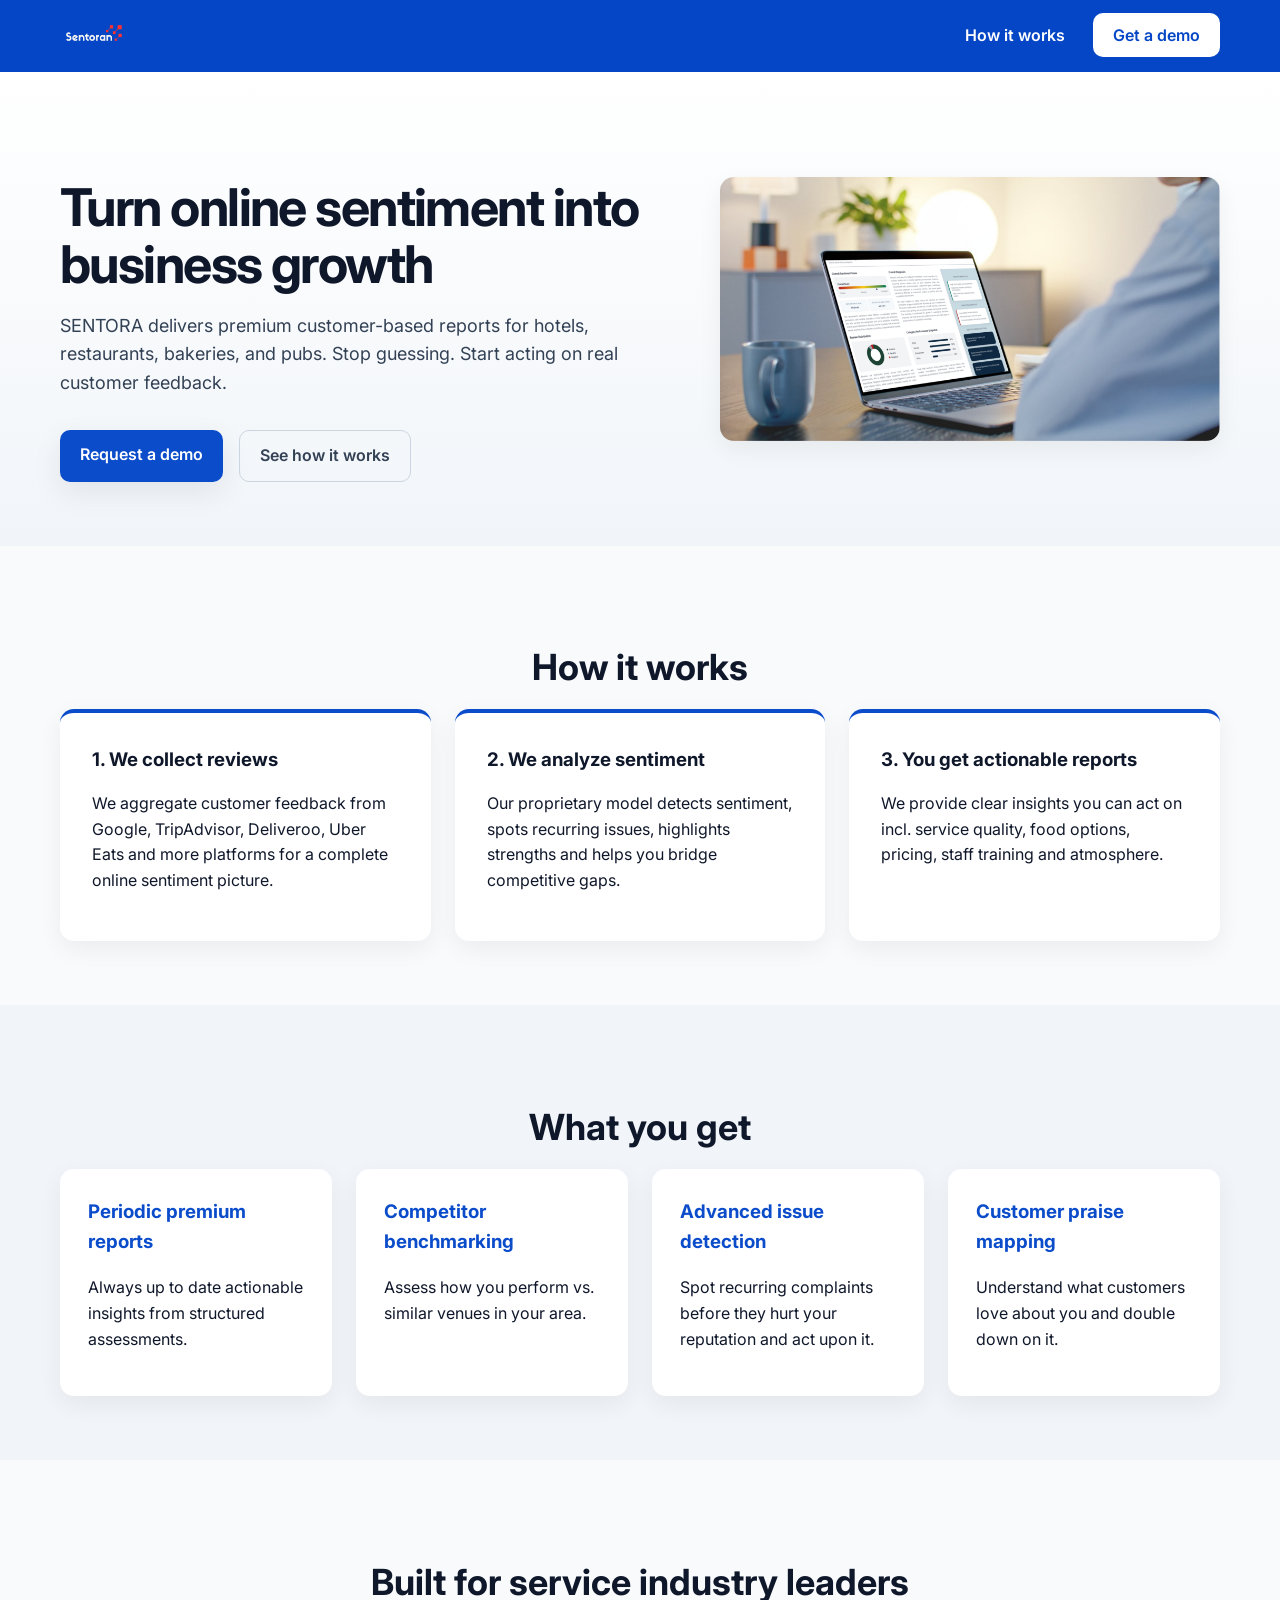
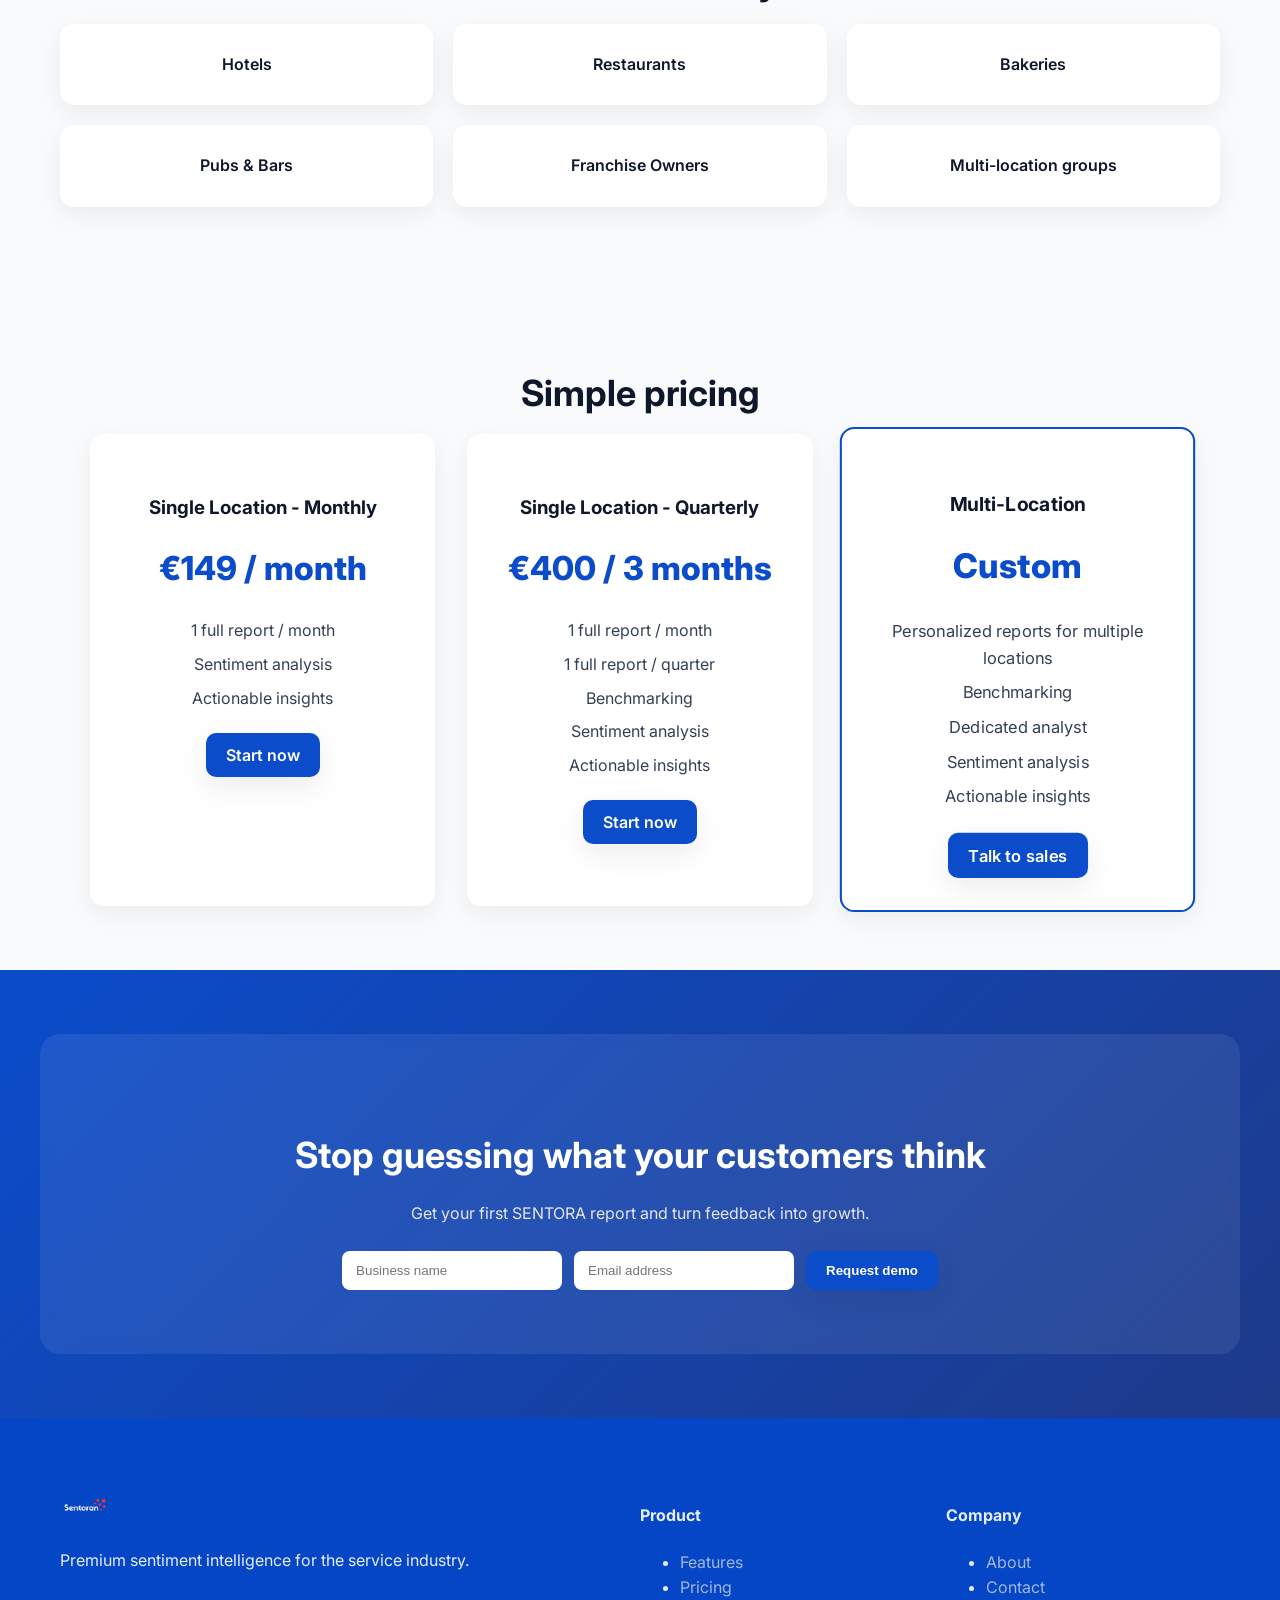
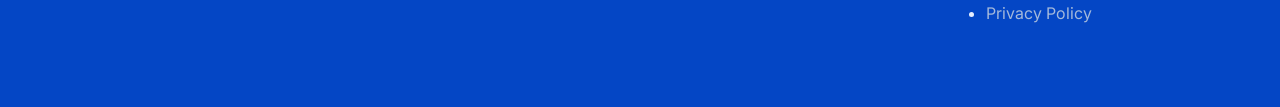
<file: Index.html>
<!DOCTYPE html>
<html lang="en">
<head>
  <meta charset="UTF-8" />
  <meta name="viewport" content="width=device-width, initial-scale=1.0"/>
  <title>SENTORA – Premium Customer Sentiment Reports for Service Industry</title>
  <meta name="description" content="SENTORA provides premium customer sentiment reports for hotels, restaurants, bakeries and pubs. Turn online reviews into actionable insights."/>
  <link rel="preconnect" href="https://fonts.googleapis.com">
  <link rel="preconnect" href="https://fonts.gstatic.com" crossorigin>
  <link href="https://fonts.googleapis.com/css2?family=Inter:wght@300;400;600;700&display=swap" rel="stylesheet">
  <link rel="stylesheet" href="styles.css" />
</head>
<body>

  <!-- HEADER -->
  <header class="header">
    <div class="container">
     <div class="logo">
  	<img src="assets/logo.png" alt="Sentora logo" height="68" />
     </div>
      <nav class="nav">
        <a href="#how-it-works">How it works</a>
        <a href="#contact" class="btn-primary">Get a demo</a>
      </nav>
    </div>
  </header>

  <!-- HERO -->
  <section class="hero">
    <div class="container hero-grid">
      <div class="hero-content">
        <h1>Turn online sentiment into business growth</h1>
        <p>
          SENTORA delivers premium customer-based reports for hotels, restaurants, bakeries, and pubs.
          Stop guessing. Start acting on real customer feedback.
        </p>
        <div class="hero-cta">
          <a href="#contact" class="btn-primary">Request a demo</a>
          <a href="#how-it-works" class="btn-secondary">See how it works</a>
        </div>
      </div>
      <div class="hero-visual">
        <!-- Placeholder for dashboard / mockup image -->
        <img src="assets/dashboard1.png" alt="SENTORA dashboard preview" />
      </div>
    </div>
  </section>

  <!-- HOW IT WORKS -->
  <section id="how-it-works" class="how-it-works">
    <div class="container">
      <h2>How it works</h2>
      <div class="steps">
        <div class="step">
          <h3>1. We collect reviews</h3>
          <p>We aggregate customer feedback from Google, TripAdvisor, Deliveroo, Uber Eats and more platforms for a complete online sentiment picture.</p>
        </div>
        <div class="step">
          <h3>2. We analyze sentiment</h3>
          <p>Our proprietary model detects sentiment, spots recurring issues, highlights strengths and helps you bridge competitive gaps.</p>
        </div>
        <div class="step">
          <h3>3. You get actionable reports</h3>
          <p>We provide clear insights you can act on incl. service quality, food options, pricing, staff training and atmosphere.</p>
        </div>
      </div>
    </div>
  </section>

  <!-- FEATURES -->
  <section id="features" class="features">
    <div class="container">
      <h2>What you get</h2>
      <div class="features-grid">
        <div class="feature-card">
          <h3>Periodic premium reports</h3>
          <p>Always up to date actionable insights from structured assessments.</p>
        </div>
        <div class="feature-card">
          <h3>Competitor benchmarking</h3>
          <p>Assess how you perform vs. similar venues in your area.</p>
        </div>
        <div class="feature-card">
          <h3>Advanced issue detection</h3>
          <p>Spot recurring complaints before they hurt your reputation and act upon it.</p>
        </div>
        <div class="feature-card">
          <h3>Customer praise mapping</h3>
          <p>Understand what customers love about you and double down on it.</p>
        </div>
      </div>
    </div>
  </section>

  <!-- WHO IT'S FOR -->
  <section id="who" class="who">
    <div class="container">
      <h2>Built for service industry leaders</h2>
      <div class="who-grid">
        <div class="who-card">Hotels</div>
        <div class="who-card">Restaurants</div>
        <div class="who-card">Bakeries</div>
        <div class="who-card">Pubs & Bars</div>
        <div class="who-card">Franchise Owners</div>
        <div class="who-card">Multi-location groups</div>
      </div>
    </div>
  </section>

  <!-- PRICING -->
  <section id="pricing" class="pricing">
    <div class="container">
      <h2>Simple pricing</h2>
      <div class="pricing-cards">
        <div class="pricing-card">	
          <h3>Single Location - Monthly</h3>
          <p class="price">€149 / month</p>
          <ul>
            <li>1 full report / month</li>
            <li>Sentiment analysis</li>
            <li>Actionable insights</li>
          </ul>
          <a href="#contact" class="btn-primary">Start now</a>
        </div>

	<div class="pricing-card">	
          <h3>Single Location - Quarterly</h3>
          <p class="price">€400 / 3 months</p>
          <ul>
            <li>1 full report / month</li>
	    <li>1 full report / quarter</li>
	    <li>Benchmarking</li>	
            <li>Sentiment analysis</li>
            <li>Actionable insights</li>
          </ul>
          <a href="#contact" class="btn-primary">Start now</a>
        </div>


        <div class="pricing-card featured">
          <h3>Multi-Location</h3>
          <p class="price">Custom</p>
          <ul>
            <li>Personalized reports for multiple locations</li>
            <li>Benchmarking</li>
            <li>Dedicated analyst</li>
	    <li>Sentiment analysis</li>
            <li>Actionable insights</li>

          </ul>
          <a href="#contact" class="btn-primary">Talk to sales</a>
        </div>
      </div>
    </div>
  </section>

  <!-- CTA -->
  <section id="contact" class="cta">
    <div class="container cta-box">
      <h2>Stop guessing what your customers think</h2>
      <p>Get your first SENTORA report and turn feedback into growth.</p>
      <form class="cta-form" action="https://formspree.io/f/xwvnqzvj" method="POST">
  	<input type="text" name="business" placeholder="Business name" required />
 	<input type="email" name="email" placeholder="Email address" required />
  	<button type="submit" class="btn-primary">Request demo</button>
      </form>
    </div>
  </section>

  <!-- FOOTER -->
  <footer class="footer">
    <div class="container footer-grid">
      <div>
        <div class="logo">
 	 <img src="assets/logo.png" alt="Sentora logo" height="28" />
	</div>
        <p>Premium sentiment intelligence for the service industry.</p>
      </div>
      <div>
        <h4>Product</h4>
        <ul>
          <li><a href="#features">Features</a></li>
          <li><a href="#pricing">Pricing</a></li>
        </ul>
      </div>
      <div>
        <h4>Company</h4>
        <ul>
          <li><a href="#">About</a></li>
          <li><a href="#">Contact</a></li>
          <li><a href="#">Privacy Policy</a></li>
        </ul>
      </div>
    </div>
  </footer>

</body>
</html>
</file>
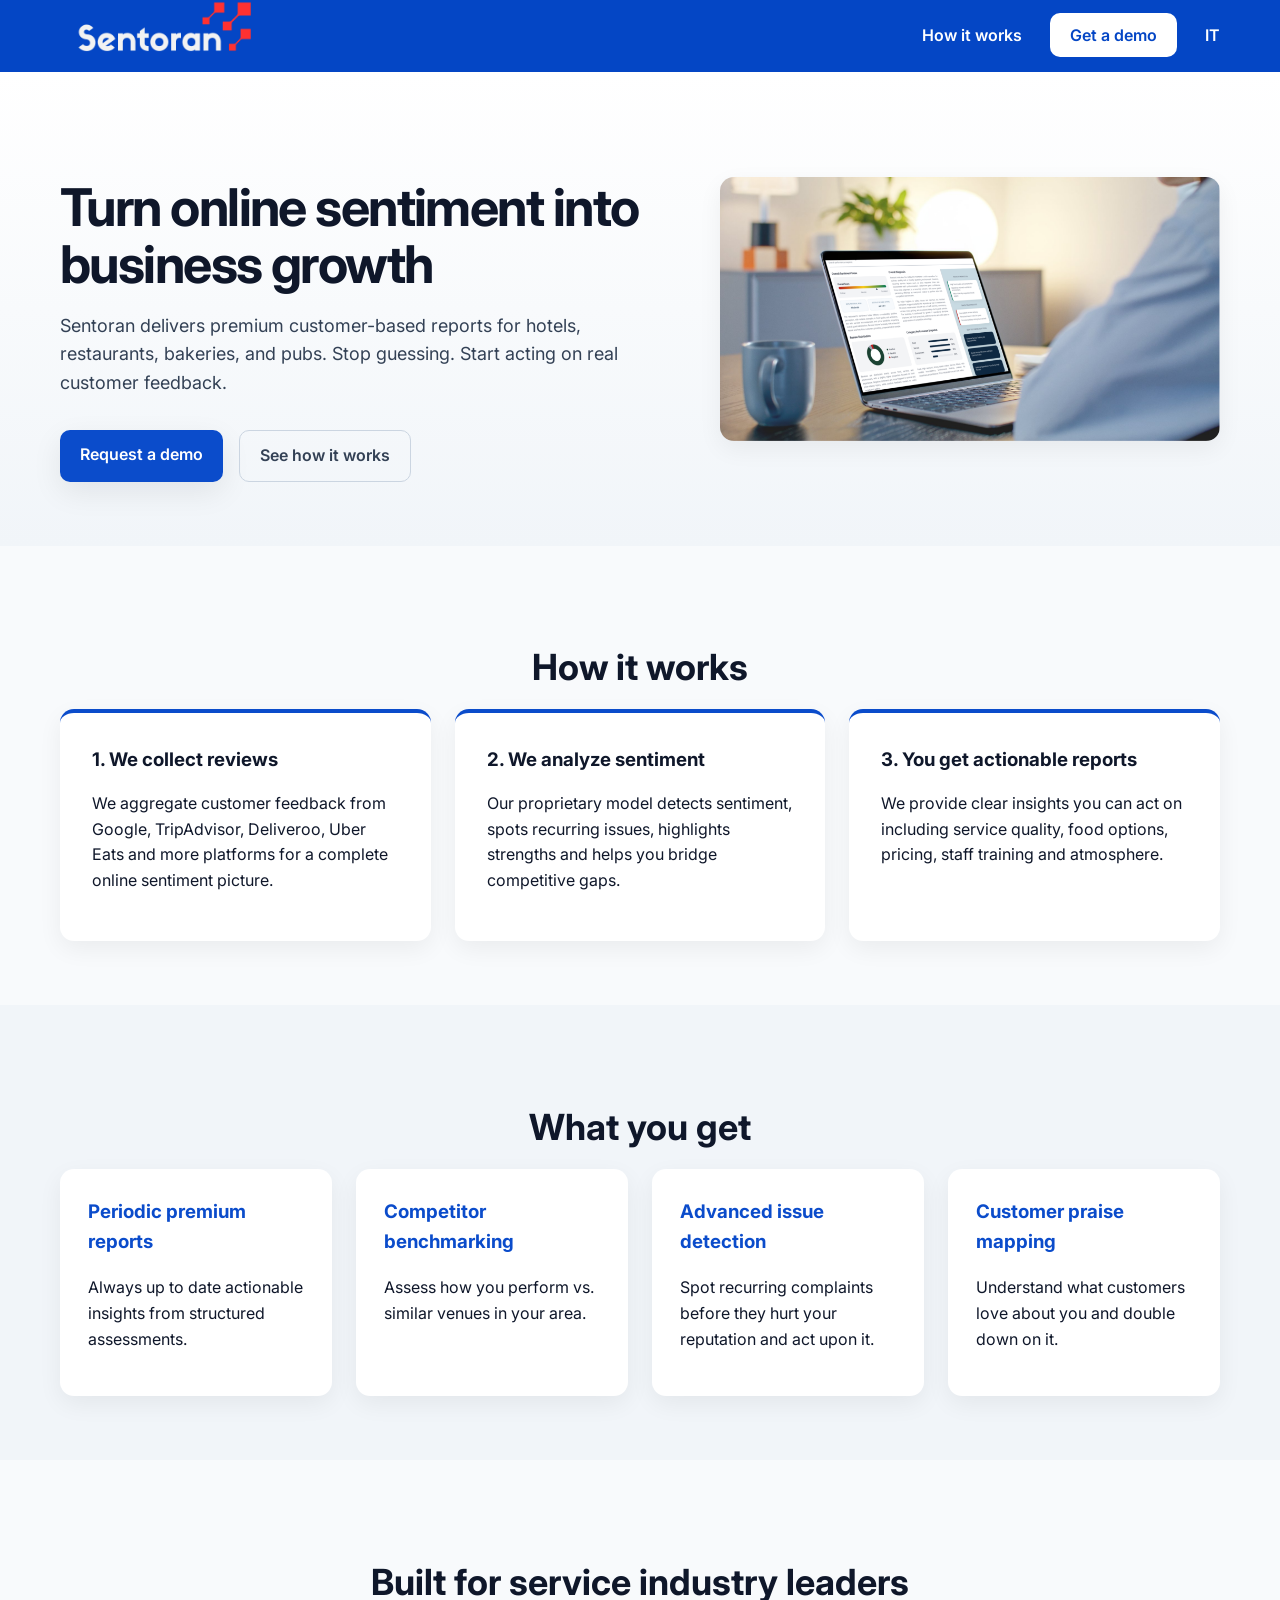
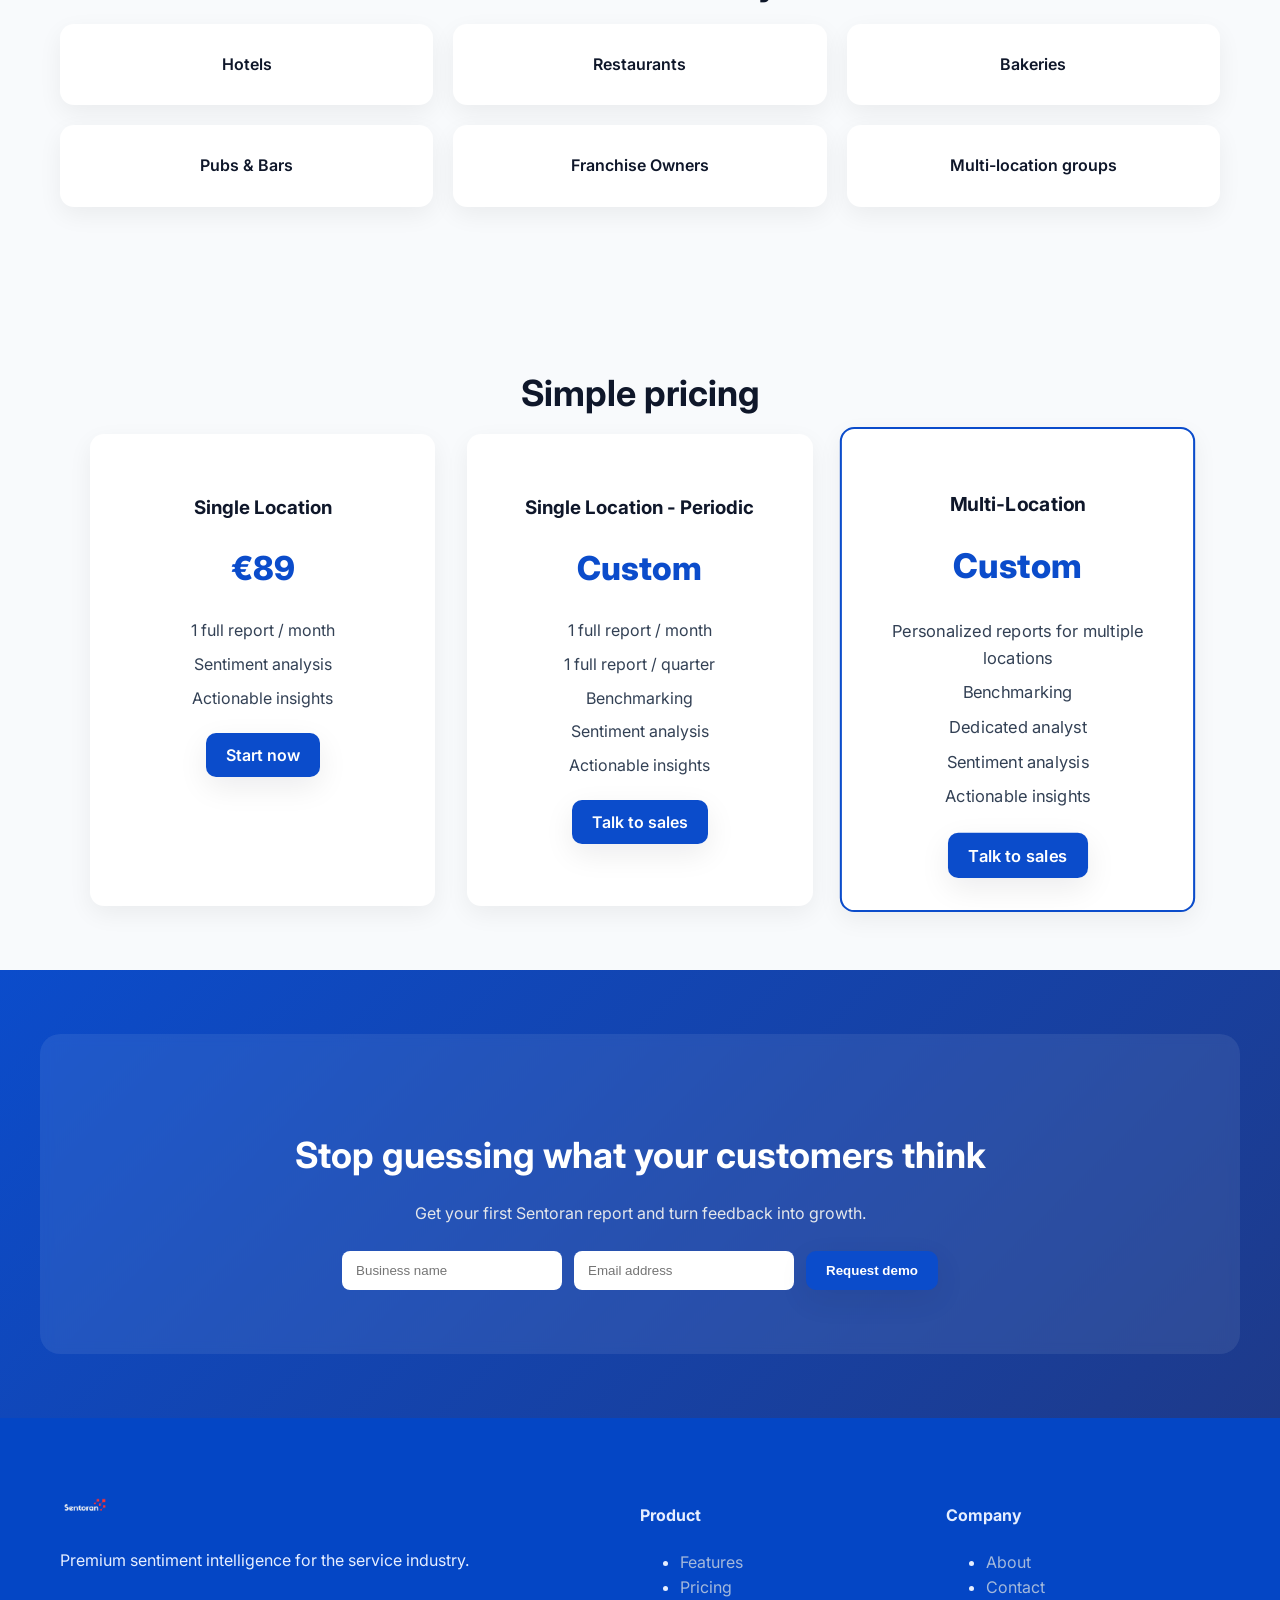
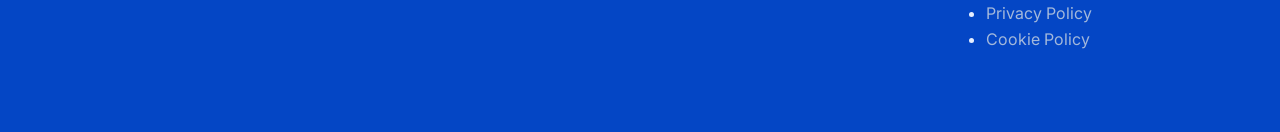
<file: index.html>
<!DOCTYPE html>
<html lang="en">

  <head>

    <!-- Google tag (gtag.js) -->
    <script async src="https://www.googletagmanager.com/gtag/js?id=G-XBYGG7361Q"></script>
    <script>
      window.dataLayer = window.dataLayer || [];
      function gtag(){dataLayer.push(arguments);}
      gtag('js', new Date());
    
      gtag('config', 'G-XBYGG7361Q');
    </script>

    <!-- Iubenda Cookie Solution -->
    <script
      type="text/javascript"
      src="https://embeds.iubenda.com/widgets/1d6f07ee-2aac-4762-a5c1-4d500e435f42.js">
    </script>

    <meta charset="UTF-8" />
    <meta name="viewport" content="width=device-width, initial-scale=1.0" />

    <title>Sentoran – Premium Customer Sentiment Reports for Service Industry</title>

    <meta
      name="description"
      content="Sentoran provides premium customer sentiment reports for hotels, restaurants, bakeries and pubs. Turn online reviews into actionable insights."
    />

    <!-- Google Fonts -->
    <link rel="preconnect" href="https://fonts.googleapis.com" />
    <link rel="preconnect" href="https://fonts.gstatic.com" crossorigin />

    <link
      href="https://fonts.googleapis.com/css2?family=Inter:wght@300;400;600;700&display=swap"
      rel="stylesheet"
    />

    <!-- CSS -->
    <link rel="stylesheet" href="styles.css" />

    <!-- Iubenda script for Privacy / Cookie pages -->
    <script type="text/javascript">
      (function (w, d) {
        var loader = function () {
          var s = d.createElement("script"),
              tag = d.getElementsByTagName("script")[0];
          s.src = "https://cdn.iubenda.com/iubenda.js";
          tag.parentNode.insertBefore(s, tag);
        };

        if (w.addEventListener) {
          w.addEventListener("load", loader, false);
        } else if (w.attachEvent) {
          w.attachEvent("onload", loader);
        } else {
          w.onload = loader;
        }
      })(window, document);
    </script>

  </head>

  <body>

    <!-- HEADER -->
    <header class="header">
      <div class="container">

        <div class="logo">
          <img src="assets/logo.png" alt="Sentoran logo" height="210" />
        </div>

        <nav class="nav">
          <a href="#how-it-works">How it works</a>
          <a href="#contact" class="btn-primary">Get a demo</a>
          <a href="/it/">IT</a>
        </nav>

      </div>
    </header>


    <!-- HERO -->
    <section class="hero">

      <div class="container hero-grid">

        <div class="hero-content">

          <h1>Turn online sentiment into business growth</h1>

          <p>
            Sentoran delivers premium customer-based reports for hotels,
            restaurants, bakeries, and pubs. Stop guessing. Start acting
            on real customer feedback.
          </p>

          <div class="hero-cta">
            <a href="#contact" class="btn-primary">Request a demo</a>
            <a href="#how-it-works" class="btn-secondary">See how it works</a>
          </div>

        </div>

        <div class="hero-visual">
          <img src="assets/dashboard1.png" alt="Sentoran dashboard preview" />
        </div>

      </div>

    </section>


    <!-- HOW IT WORKS -->
    <section id="how-it-works" class="how-it-works">

      <div class="container">

        <h2>How it works</h2>

        <div class="steps">

          <div class="step">
            <h3>1. We collect reviews</h3>
            <p>
              We aggregate customer feedback from Google, TripAdvisor,
              Deliveroo, Uber Eats and more platforms for a complete
              online sentiment picture.
            </p>
          </div>

          <div class="step">
            <h3>2. We analyze sentiment</h3>
            <p>
              Our proprietary model detects sentiment, spots recurring
              issues, highlights strengths and helps you bridge
              competitive gaps.
            </p>
          </div>

          <div class="step">
            <h3>3. You get actionable reports</h3>
            <p>
              We provide clear insights you can act on including service
              quality, food options, pricing, staff training and
              atmosphere.
            </p>
          </div>

        </div>

      </div>

    </section>


    <!-- FEATURES -->
    <section id="features" class="features">

      <div class="container">

        <h2>What you get</h2>

        <div class="features-grid">

          <div class="feature-card">
            <h3>Periodic premium reports</h3>
            <p>
              Always up to date actionable insights from structured
              assessments.
            </p>
          </div>

          <div class="feature-card">
            <h3>Competitor benchmarking</h3>
            <p>
              Assess how you perform vs. similar venues in your area.
            </p>
          </div>

          <div class="feature-card">
            <h3>Advanced issue detection</h3>
            <p>
              Spot recurring complaints before they hurt your reputation
              and act upon it.
            </p>
          </div>

          <div class="feature-card">
            <h3>Customer praise mapping</h3>
            <p>
              Understand what customers love about you and double down on it.
            </p>
          </div>

        </div>

      </div>

    </section>


    <!-- WHO IT'S FOR -->
    <section id="who" class="who">

      <div class="container">

        <h2>Built for service industry leaders</h2>

        <div class="who-grid">
          <div class="who-card">Hotels</div>
          <div class="who-card">Restaurants</div>
          <div class="who-card">Bakeries</div>
          <div class="who-card">Pubs & Bars</div>
          <div class="who-card">Franchise Owners</div>
          <div class="who-card">Multi-location groups</div>
        </div>

      </div>

    </section>


    <!-- PRICING -->
    <section id="pricing" class="pricing">

      <div class="container">

        <h2>Simple pricing</h2>

        <div class="pricing-cards">

          <div class="pricing-card">

            <h3>Single Location</h3>
            <p class="price">€89</p>

            <ul>
              <li>1 full report / month</li>
              <li>Sentiment analysis</li>
              <li>Actionable insights</li>
            </ul>

            <a href="#contact" class="btn-primary">Start now</a>

          </div>


          <div class="pricing-card">

            <h3>Single Location - Periodic</h3>
            <p class="price">Custom</p>

            <ul>
              <li>1 full report / month</li>
              <li>1 full report / quarter</li>
              <li>Benchmarking</li>
              <li>Sentiment analysis</li>
              <li>Actionable insights</li>
            </ul>

            <a href="#contact" class="btn-primary">Talk to sales</a>

          </div>


          <div class="pricing-card featured">

            <h3>Multi-Location</h3>
            <p class="price">Custom</p>

            <ul>
              <li>Personalized reports for multiple locations</li>
              <li>Benchmarking</li>
              <li>Dedicated analyst</li>
              <li>Sentiment analysis</li>
              <li>Actionable insights</li>
            </ul>

            <a href="#contact" class="btn-primary">Talk to sales</a>

          </div>

        </div>

      </div>

    </section>


    <!-- CTA -->
    <section id="contact" class="cta">

      <div class="container cta-box">

        <h2>Stop guessing what your customers think</h2>

        <p>
          Get your first Sentoran report and turn feedback into growth.
        </p>

        <form
          class="cta-form"
          action="https://formspree.io/f/xwvnqzvj"
          method="POST"
        >

          <input
            type="text"
            name="business"
            placeholder="Business name"
            required
          />

          <input
            type="email"
            name="email"
            placeholder="Email address"
            required
          />

          <button type="submit" class="btn-primary">
            Request demo
          </button>

        </form>

      </div>

    </section>


    <!-- FOOTER -->
    <footer class="footer">

      <div class="container footer-grid">

        <div>

          <div class="logo">
            <img src="assets/logo.png" alt="Sentoran logo" height="200" />
          </div>

          <p>
            Premium sentiment intelligence for the service industry.
          </p>

        </div>


        <div>

          <h4>Product</h4>

          <ul>
            <li><a href="#features">Features</a></li>
            <li><a href="#pricing">Pricing</a></li>
          </ul>

        </div>


        <div>

          <h4>Company</h4>

          <ul>
            <li><a href="#">About</a></li>
            <li><a href="#contact">Contact</a></li>

            <li>
              <a
                href="https://www.iubenda.com/privacy-policy/19592451"
                class="iubenda-embed"
                title="Privacy Policy"
              >
                Privacy Policy
              </a>
            </li>

            <li>
              <a
                href="https://www.iubenda.com/privacy-policy/19592451/cookie-policy"
                class="iubenda-embed"
                title="Cookie Policy"
              >
                Cookie Policy
              </a>
            </li>

          </ul>

        </div>

      </div>

    </footer>

  </body>

</html>
</file>
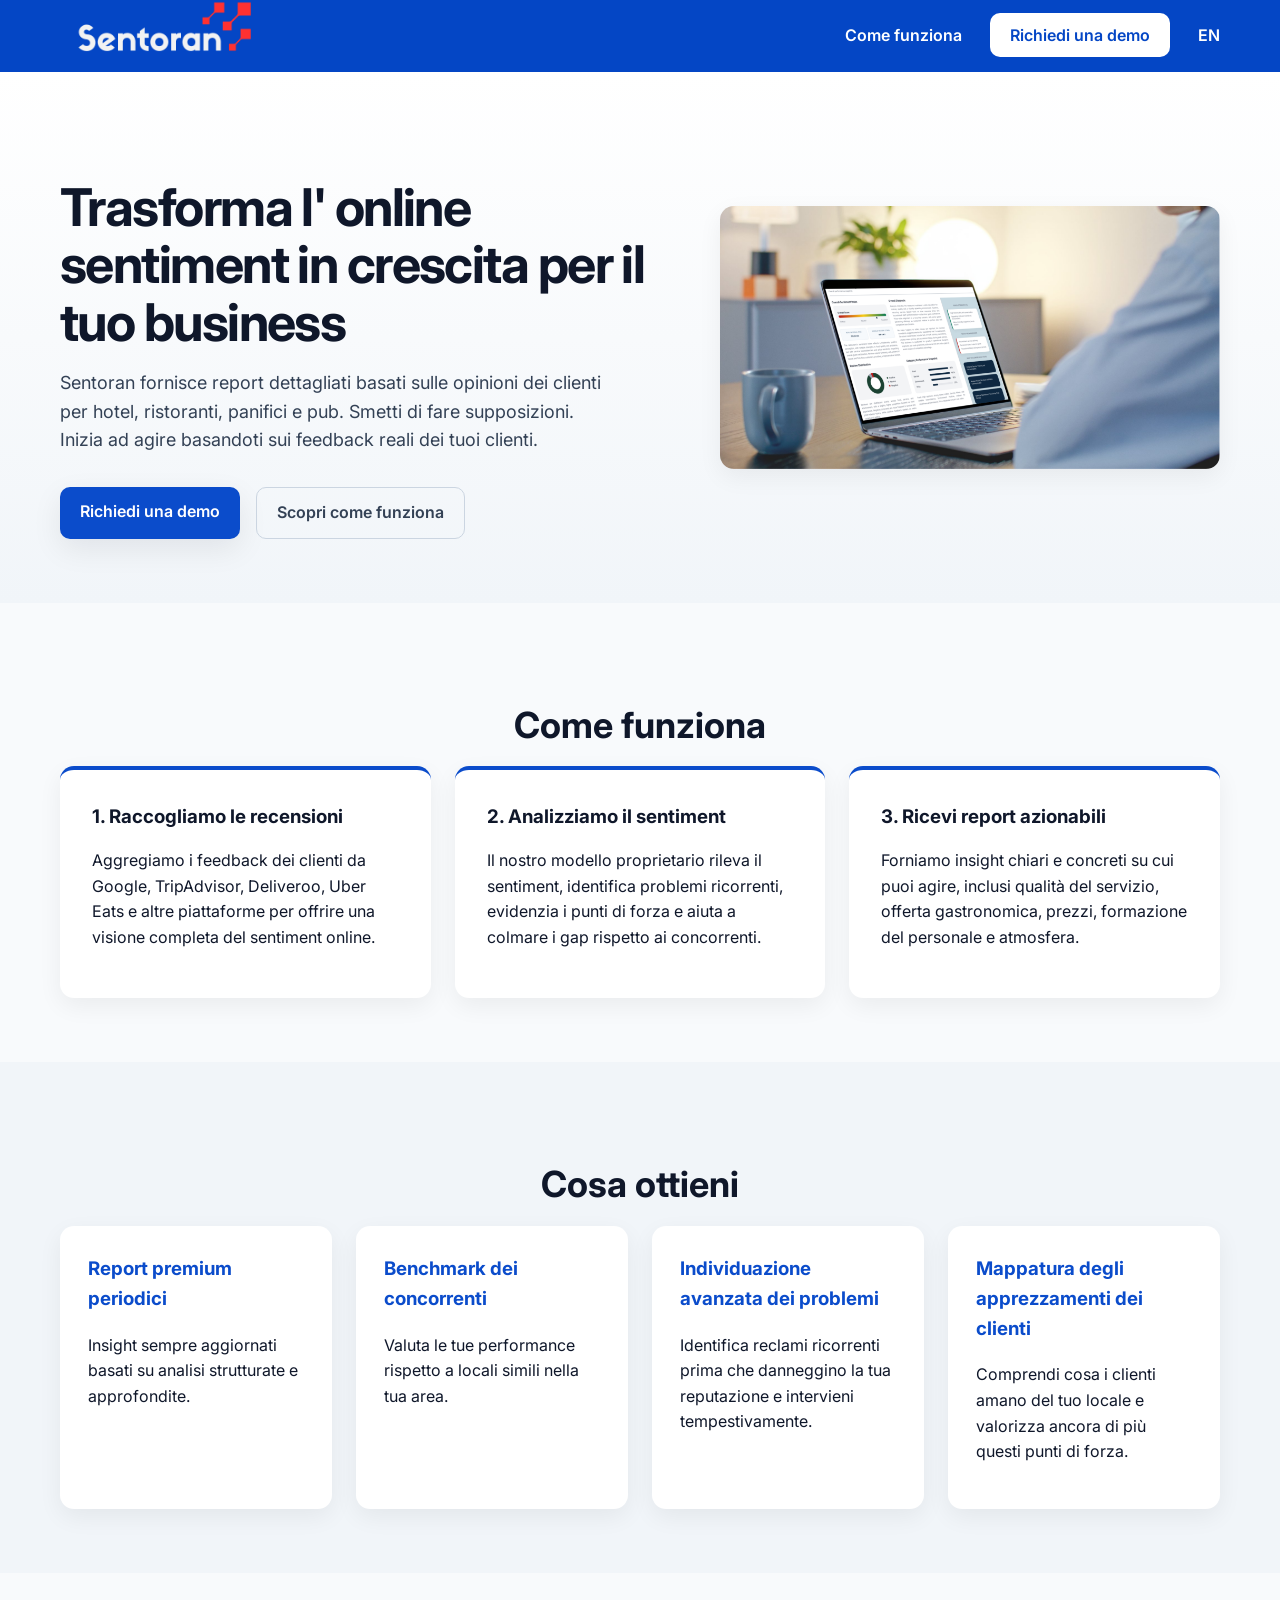
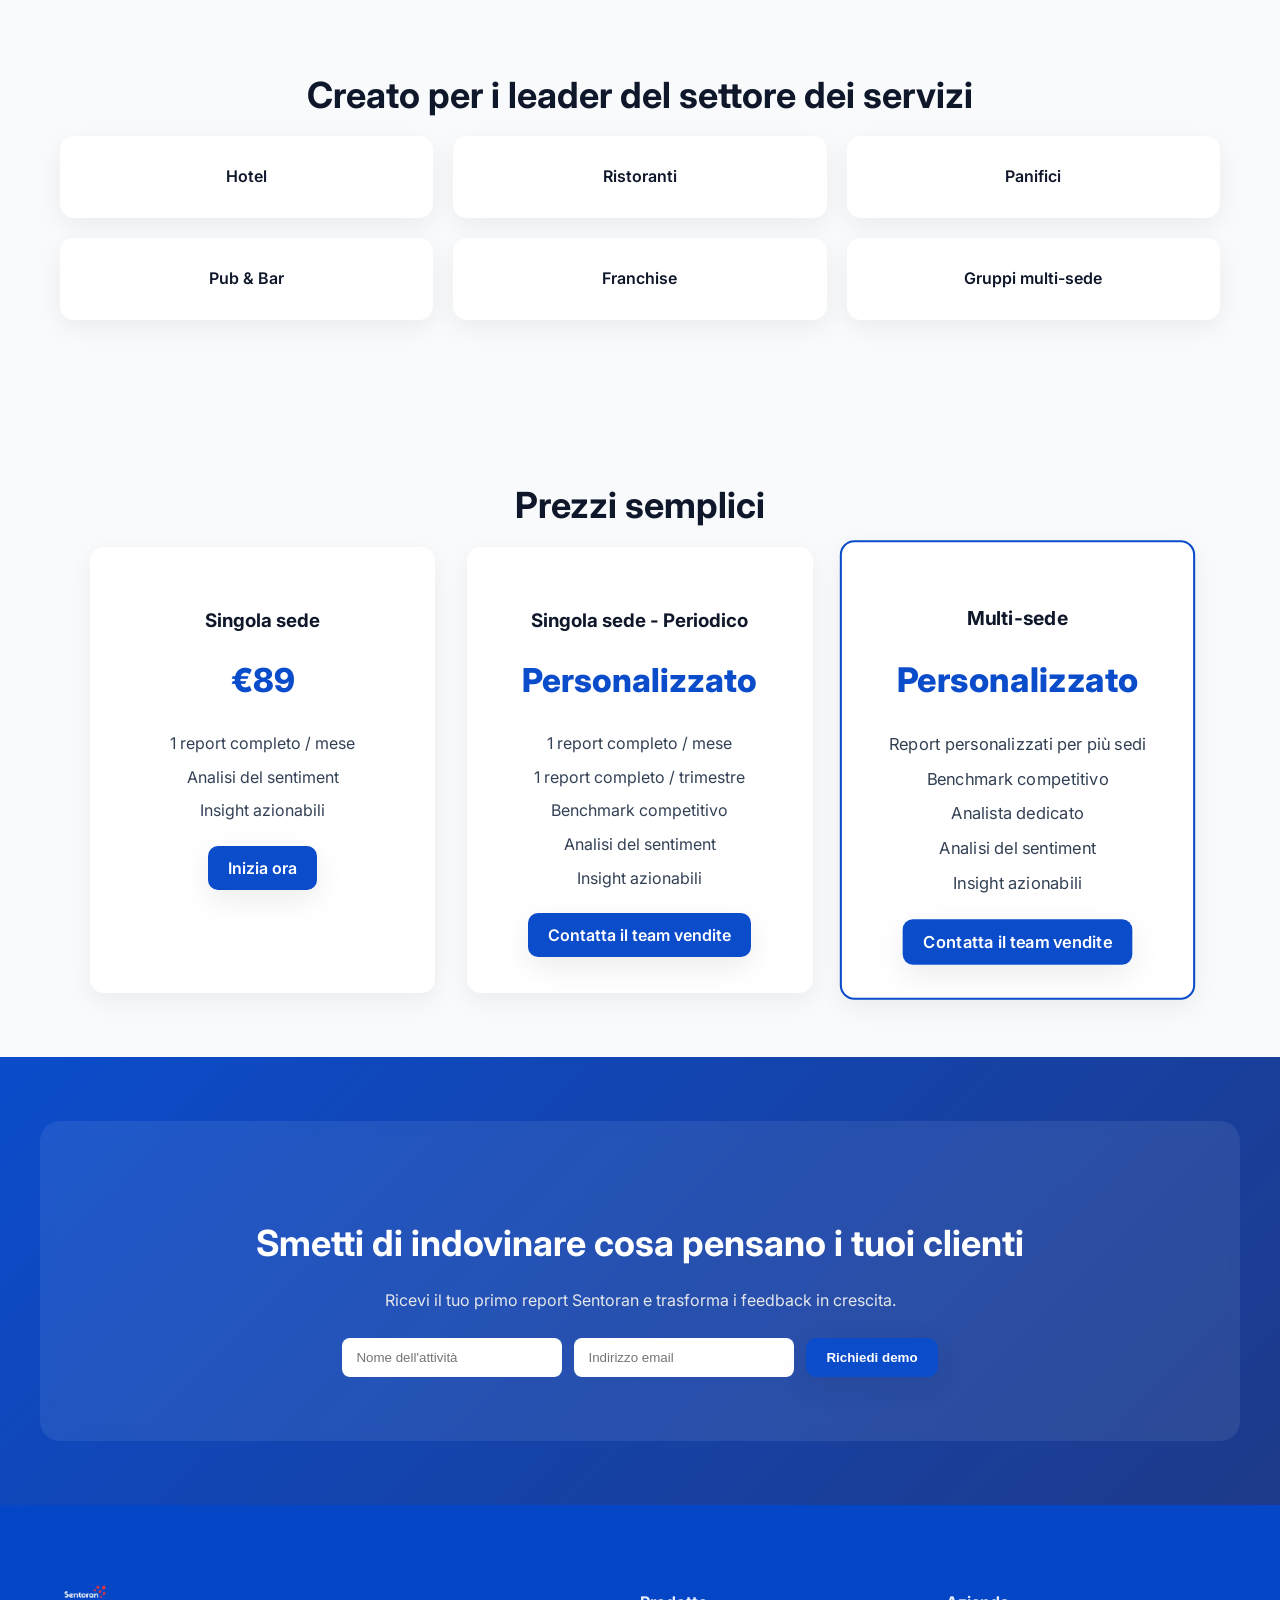
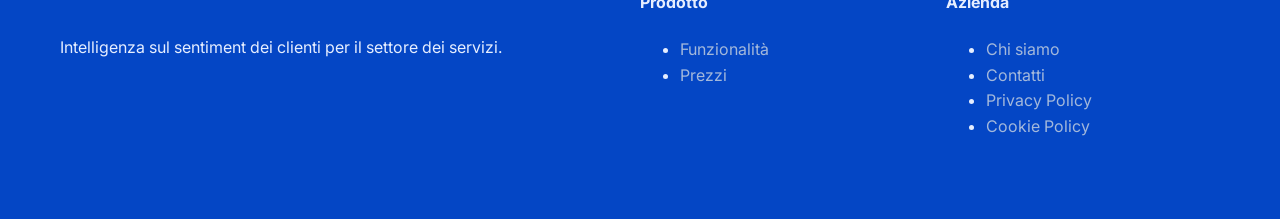
<file: it/index.html>
<!DOCTYPE html>
<html lang="it">
<head>
   <!-- Iubenda Cookie Solution -->
    <script
      type="text/javascript"
      src="https://embeds.iubenda.com/widgets/1d6f07ee-2aac-4762-a5c1-4d500e435f42.js">
    </script>
  
  <meta charset="UTF-8" />
  <meta name="viewport" content="width=device-width, initial-scale=1.0"/>
  <title>Sentoran – Report Premium sul Sentiment dei Clienti per il Settore dei Servizi</title>
  <meta name="description" content="Sentoran fornisce report premium sul sentiment dei clienti per hotel, ristoranti, panifici e pub. Trasforma le recensioni online in insight concreti."/>

  <!-- Google Fonts -->
  <link rel="preconnect" href="https://fonts.googleapis.com">
  <link rel="preconnect" href="https://fonts.gstatic.com" crossorigin>
  <link href="https://fonts.googleapis.com/css2?family=Inter:wght@300;400;600;700&display=swap" rel="stylesheet">

  <!-- CSS -->
  <link rel="stylesheet" href="../styles.css" />

  <!-- Iubenda Privacy & Cookie Policy -->
  <script type="text/javascript">
    (function (w,d) {
      var loader = function () {
        var s = d.createElement("script"), tag = d.getElementsByTagName("script")[0];
        s.src="https://cdn.iubenda.com/iubenda.js";
        s.async = true;
        tag.parentNode.insertBefore(s,tag);
      };
      if(w.addEventListener){w.addEventListener("load", loader, false);}
      else if(w.attachEvent){w.attachEvent("onload", loader);}
      else{w.onload = loader;}
    })(window, document);
  </script>

  <style>
    .iubenda-cs-banner {
      z-index: 9999 !important;
      position: fixed !important;
      bottom: 0 !important;
    }
  </style>

</head>
<body>

  <!-- HEADER -->
  <header class="header">
    <div class="container">
      <div class="logo">
        <img src="../assets/logo.png" alt="Logo Sentoran" height="210" />
      </div>
      <nav class="nav">
        <a href="#how-it-works">Come funziona</a>
        <a href="#contact" class="btn-primary">Richiedi una demo</a>
        <a href="/">EN</a>
        <link rel="alternate" hreflang="en" href="/">
      </nav>
    </div>
  </header>

  <!-- HERO -->
  <section class="hero">
    <div class="container hero-grid">
      <div class="hero-content">
        <h1>Trasforma l' online sentiment in crescita per il tuo business</h1>
        <p>
          Sentoran fornisce report dettagliati basati sulle opinioni dei clienti per hotel, ristoranti, panifici e pub.
          Smetti di fare supposizioni. Inizia ad agire basandoti sui feedback reali dei tuoi clienti.
        </p>
        <div class="hero-cta">
          <a href="#contact" class="btn-primary">Richiedi una demo</a>
          <a href="#how-it-works" class="btn-secondary">Scopri come funziona</a>
        </div>
      </div>
      <div class="hero-visual">
        <img src="../assets/dashboard1.png" alt="Anteprima dashboard SENTORA" />
      </div>
    </div>
  </section>

  <!-- HOW IT WORKS -->
  <section id="how-it-works" class="how-it-works">
    <div class="container">
      <h2>Come funziona</h2>
      <div class="steps">
        <div class="step">
          <h3>1. Raccogliamo le recensioni</h3>
          <p>Aggregiamo i feedback dei clienti da Google, TripAdvisor, Deliveroo, Uber Eats e altre piattaforme per offrire una visione completa del sentiment online.</p>
        </div>
        <div class="step">
          <h3>2. Analizziamo il sentiment</h3>
          <p>Il nostro modello proprietario rileva il sentiment, identifica problemi ricorrenti, evidenzia i punti di forza e aiuta a colmare i gap rispetto ai concorrenti.</p>
        </div>
        <div class="step">
          <h3>3. Ricevi report azionabili</h3>
          <p>Forniamo insight chiari e concreti su cui puoi agire, inclusi qualità del servizio, offerta gastronomica, prezzi, formazione del personale e atmosfera.</p>
        </div>
      </div>
    </div>
  </section>

  <!-- FEATURES -->
  <section id="features" class="features">
    <div class="container">
      <h2>Cosa ottieni</h2>
      <div class="features-grid">
        <div class="feature-card">
          <h3>Report premium periodici</h3>
          <p>Insight sempre aggiornati basati su analisi strutturate e approfondite.</p>
        </div>
        <div class="feature-card">
          <h3>Benchmark dei concorrenti</h3>
          <p>Valuta le tue performance rispetto a locali simili nella tua area.</p>
        </div>
        <div class="feature-card">
          <h3>Individuazione avanzata dei problemi</h3>
          <p>Identifica reclami ricorrenti prima che danneggino la tua reputazione e intervieni tempestivamente.</p>
        </div>
        <div class="feature-card">
          <h3>Mappatura degli apprezzamenti dei clienti</h3>
          <p>Comprendi cosa i clienti amano del tuo locale e valorizza ancora di più questi punti di forza.</p>
        </div>
      </div>
    </div>
  </section>

  <!-- WHO IT'S FOR -->
  <section id="who" class="who">
    <div class="container">
      <h2>Creato per i leader del settore dei servizi</h2>
      <div class="who-grid">
        <div class="who-card">Hotel</div>
        <div class="who-card">Ristoranti</div>
        <div class="who-card">Panifici</div>
        <div class="who-card">Pub & Bar</div>
        <div class="who-card">Franchise</div>
        <div class="who-card">Gruppi multi-sede</div>
      </div>
    </div>
  </section>

  <!-- PRICING -->
  <section id="pricing" class="pricing">
    <div class="container">
      <h2>Prezzi semplici</h2>
      <div class="pricing-cards">
        <div class="pricing-card">  
          <h3>Singola sede</h3>
          <p class="price">€89</p>
          <ul>
            <li>1 report completo / mese</li>
            <li>Analisi del sentiment</li>
            <li>Insight azionabili</li>
          </ul>
          <a href="#contact" class="btn-primary">Inizia ora</a>
        </div>

        <div class="pricing-card">  
          <h3>Singola sede - Periodico</h3>
          <p class="price">Personalizzato</p>
          <ul>
            <li>1 report completo / mese</li>
            <li>1 report completo / trimestre</li>
            <li>Benchmark competitivo</li>  
            <li>Analisi del sentiment</li>
            <li>Insight azionabili</li>
          </ul>
          <a href="#contact" class="btn-primary">Contatta il team vendite</a>
        </div>

        <div class="pricing-card featured">
          <h3>Multi-sede</h3>
          <p class="price">Personalizzato</p>
          <ul>
            <li>Report personalizzati per più sedi</li>
            <li>Benchmark competitivo</li>
            <li>Analista dedicato</li>
            <li>Analisi del sentiment</li>
            <li>Insight azionabili</li>
          </ul>
          <a href="#contact" class="btn-primary">Contatta il team vendite</a>
        </div>
      </div>
    </div>
  </section>

  <!-- CTA -->
  <section id="contact" class="cta">
    <div class="container cta-box">
      <h2>Smetti di indovinare cosa pensano i tuoi clienti</h2>
      <p>Ricevi il tuo primo report Sentoran e trasforma i feedback in crescita.</p>
      <form class="cta-form" action="https://formspree.io/f/xwvnqzvj" method="POST">
        <input type="text" name="business" placeholder="Nome dell'attività" required />
        <input type="email" name="email" placeholder="Indirizzo email" required />
        <button type="submit" class="btn-primary">Richiedi demo</button>
      </form>
    </div>
  </section>

  <!-- FOOTER -->
  <footer class="footer">
    <div class="container footer-grid">
      <div>
        <div class="logo">
          <img src="../assets/logo.png" alt="Logo Sentoran" height="200" />
        </div>
        <p>Intelligenza sul sentiment dei clienti per il settore dei servizi.</p>
      </div>
      <div>
        <h4>Prodotto</h4>
        <ul>
          <li><a href="#features">Funzionalità</a></li>
          <li><a href="#pricing">Prezzi</a></li>
        </ul>
      </div>
      <div>
        <h4>Azienda</h4>
        <ul>
          <li><a href="#">Chi siamo</a></li>
          <li><a href="#contact">Contatti</a></li>
          <li><a href="https://www.iubenda.com/privacy-policy/19592451" class="iubenda-embed" title="Privacy Policy">Privacy Policy</a></li>
          <li><a href="https://www.iubenda.com/privacy-policy/19592451/cookie-policy" class="iubenda-embed" title="Cookie Policy">Cookie Policy</a></li>
        </ul>
      </div>
    </div>
  </footer>

</body>
</html>
</file>
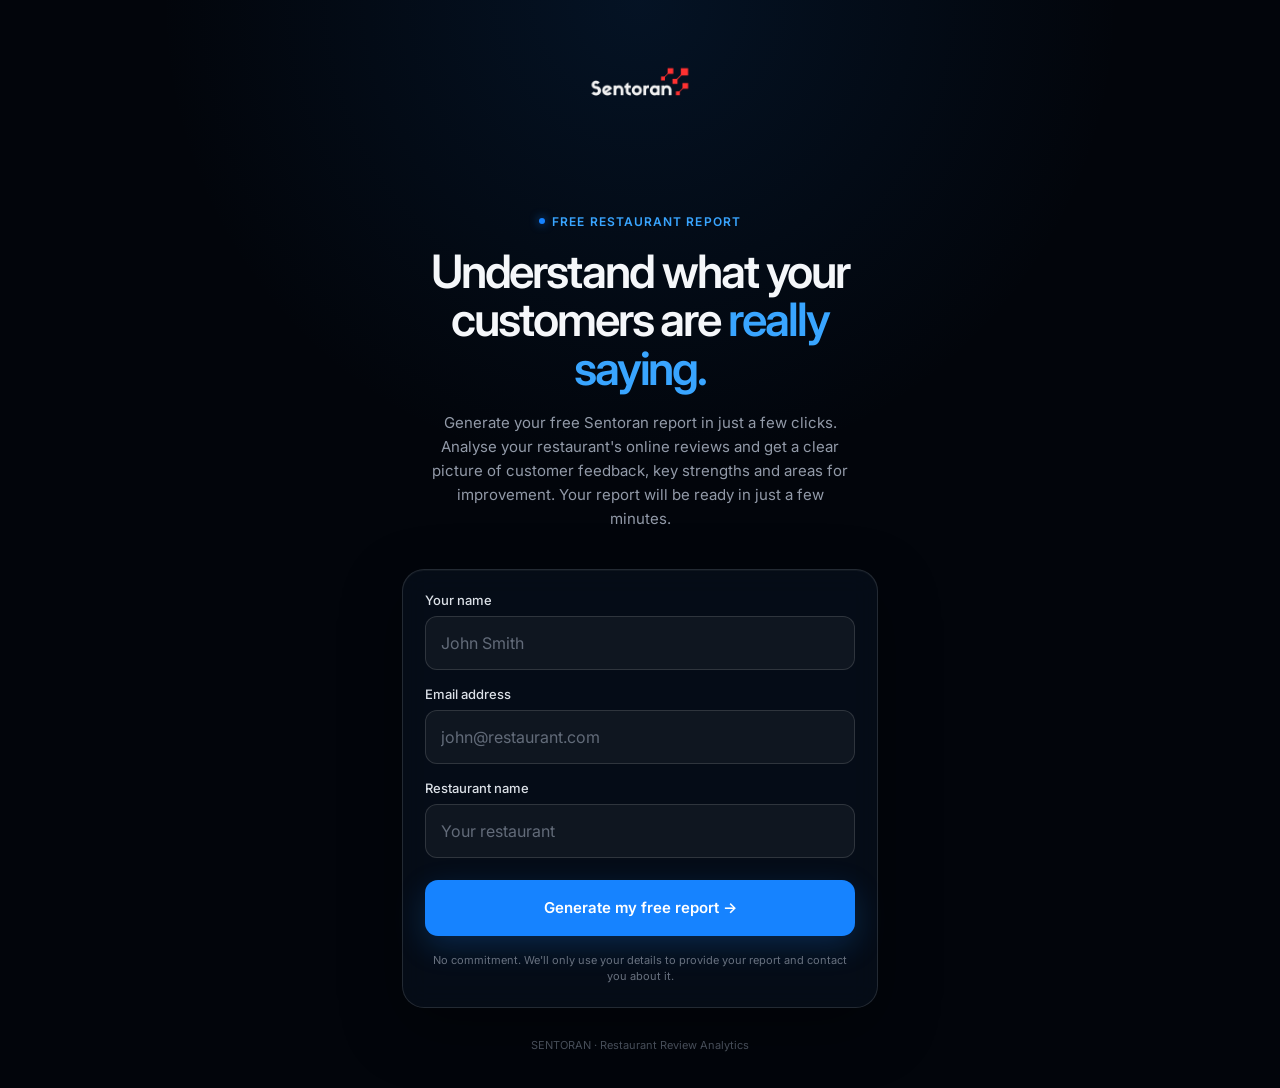
<file: free-report.html>
<!DOCTYPE html>
<html lang="en">
<head>

    <!-- Google tag (gtag.js) -->
    <script async src="https://www.googletagmanager.com/gtag/js?id=G-XBYGG7361Q"></script>
    <script>
      window.dataLayer = window.dataLayer || [];
      function gtag(){dataLayer.push(arguments);}
      gtag('js', new Date());
    
      gtag('config', 'G-XBYGG7361Q');
    </script>
    
    <meta charset="UTF-8">
    <meta name="viewport" content="width=device-width, initial-scale=1.0">

    <title>Get Your Free Restaurant Report | Sentoran</title>
    <meta
        name="description"
        content="Get a free Sentoran report analysing your restaurant's customer reviews."
    >

    <link rel="preconnect" href="https://fonts.googleapis.com">
    <link rel="preconnect" href="https://fonts.gstatic.com" crossorigin>
    <link
        href="https://fonts.googleapis.com/css2?family=Inter:wght@400;500;600;700&display=swap"
        rel="stylesheet"
    >

    <style>
        * {
            box-sizing: border-box;
            margin: 0;
            padding: 0;
        }

        :root {
            --bg: #02050b;
            --bg-soft: #07101c;
            --blue: #1683ff;
            --blue-light: #39a5ff;
            --white: #f5f7fa;
            --muted: #929aa8;
            --border: rgba(255, 255, 255, 0.12);
        }

        html,
        body {
            min-height: 100%;
        }

        body {
            font-family: "Inter", sans-serif;
            background:
                radial-gradient(
                    circle at 50% 0%,
                    rgba(17, 91, 170, 0.16),
                    transparent 38%
                ),
                var(--bg);
            color: var(--white);
            -webkit-font-smoothing: antialiased;
        }

        .page {
            width: 100%;
            min-height: 100vh;
            display: flex;
            justify-content: center;
        }

        .container {
            width: 100%;
            max-width: 520px;
            padding: 28px 22px 36px;
        }

        /* Logo */

        .logo {
            display: flex;
            justify-content: center;
            margin-bottom: 62px;
        }

        .logo img {
            width: 118px;
            height: auto;
        }

        /* Hero */

        .hero {
            text-align: center;
            margin-bottom: 38px;
        }

        .eyebrow {
            display: inline-flex;
            align-items: center;
            gap: 7px;
            font-size: 12px;
            font-weight: 600;
            letter-spacing: 0.09em;
            text-transform: uppercase;
            color: var(--blue-light);
            margin-bottom: 18px;
        }

        .eyebrow-dot {
            width: 6px;
            height: 6px;
            border-radius: 50%;
            background: var(--blue);
            box-shadow: 0 0 10px rgba(22, 131, 255, 0.8);
        }

        h1 {
            font-size: clamp(32px, 9vw, 46px);
            line-height: 1.06;
            letter-spacing: -0.045em;
            font-weight: 600;
            margin-bottom: 18px;
        }

        h1 span {
            color: var(--blue-light);
        }

        .intro {
            max-width: 430px;
            margin: 0 auto;
            color: var(--muted);
            font-size: 15px;
            line-height: 1.6;
        }

        /* Form */

        .form-card {
            background: rgba(7, 16, 28, 0.72);
            border: 1px solid var(--border);
            border-radius: 22px;
            padding: 22px;
            backdrop-filter: blur(14px);
            box-shadow:
                0 20px 60px rgba(0, 0, 0, 0.35),
                inset 0 1px 0 rgba(255, 255, 255, 0.04);
        }

        .field {
            margin-bottom: 16px;
        }

        label {
            display: block;
            font-size: 13px;
            font-weight: 500;
            color: #dce1e8;
            margin-bottom: 8px;
        }

        input {
            width: 100%;
            height: 54px;
            border: 1px solid rgba(255, 255, 255, 0.13);
            border-radius: 12px;
            background: rgba(255, 255, 255, 0.045);
            color: var(--white);
            padding: 0 15px;
            font-family: inherit;
            font-size: 16px;
            outline: none;
            transition:
                border-color 0.2s ease,
                background 0.2s ease,
                box-shadow 0.2s ease;
        }

        input::placeholder {
            color: #626b79;
        }

        input:focus {
            border-color: rgba(22, 131, 255, 0.75);
            background: rgba(22, 131, 255, 0.045);
            box-shadow: 0 0 0 3px rgba(22, 131, 255, 0.10);
        }

        .submit-button {
            width: 100%;
            height: 56px;
            border: 0;
            border-radius: 13px;
            margin-top: 6px;
            background: var(--blue);
            color: white;
            font-family: inherit;
            font-size: 15px;
            font-weight: 600;
            cursor: pointer;
            transition:
                transform 0.15s ease,
                background 0.15s ease,
                box-shadow 0.15s ease;
            box-shadow: 0 10px 30px rgba(22, 131, 255, 0.22);
        }

        .submit-button:hover {
            background: #2490ff;
            transform: translateY(-1px);
            box-shadow: 0 14px 34px rgba(22, 131, 255, 0.28);
        }

        .submit-button:active {
            transform: translateY(0);
        }

        .privacy {
            text-align: center;
            margin-top: 16px;
            color: #68717f;
            font-size: 11px;
            line-height: 1.5;
        }

        /* Success state */

        .success {
            display: none;
            text-align: center;
            padding: 24px 8px 10px;
        }

        .success-icon {
            width: 58px;
            height: 58px;
            margin: 0 auto 22px;
            display: flex;
            align-items: center;
            justify-content: center;
            border-radius: 50%;
            background: rgba(22, 131, 255, 0.12);
            border: 1px solid rgba(22, 131, 255, 0.3);
            color: var(--blue-light);
            font-size: 25px;
        }

        .success h2 {
            font-size: 28px;
            line-height: 1.15;
            letter-spacing: -0.03em;
            margin-bottom: 12px;
        }

        .success p {
            color: var(--muted);
            font-size: 15px;
            line-height: 1.6;
        }

        .footer {
            text-align: center;
            margin-top: 30px;
            color: #4e5662;
            font-size: 11px;
        }

        @media (max-width: 380px) {
            .container {
                padding-left: 18px;
                padding-right: 18px;
            }

            .logo {
                margin-bottom: 48px;
            }

            h1 {
                font-size: 32px;
            }

            .form-card {
                padding: 18px;
                border-radius: 18px;
            }
        }
    </style>
</head>

<body>

<div class="page">
    <main class="container">

        <div class="logo">
            <!-- Replace with your actual Sentoran logo path if needed -->
            <img src="assets/logo.png" alt="Sentoran">
        </div>

        <section class="hero">
            <div class="eyebrow">
                <span class="eyebrow-dot"></span>
                Free restaurant report
            </div>

            <h1>
                Understand what your customers are <span>really saying.</span>
            </h1>

            <p class="intro">
                Generate your free Sentoran report in just a few clicks.
                Analyse your restaurant's online reviews and get a clear
                picture of customer feedback, key strengths and areas for
                improvement. Your report will be ready in just a few minutes.
            </p>
        </section>

        <div class="form-card">

            <form
                id="report-form"
                action="https://formspree.io/f/xaeyqevl"
                method="POST"
            >

                <div class="field">
                    <label for="name">Your name</label>
                    <input
                        id="name"
                        name="name"
                        type="text"
                        placeholder="John Smith"
                        autocomplete="name"
                        required
                    >
                </div>

                <div class="field">
                    <label for="email">Email address</label>
                    <input
                        id="email"
                        name="email"
                        type="email"
                        placeholder="john@restaurant.com"
                        autocomplete="email"
                        required
                    >
                </div>

                <div class="field">
                    <label for="restaurant">Restaurant name</label>
                    <input
                        id="restaurant"
                        name="restaurant"
                        type="text"
                        placeholder="Your restaurant"
                        autocomplete="organization"
                        required
                    >
                </div>

                <button
                    class="submit-button"
                    type="submit"
                    id="submit-button"
                >
                    Generate my free report →
                </button>

                <p class="privacy">
                    No commitment. We'll only use your details to provide your report
                    and contact you about it.
                </p>

            </form>

            <div class="success" id="success-message">
                <div class="success-icon">✓</div>

                <h2>Thank you!</h2>

                <p>
                    <strong>Your request has been received.</strong>
                    <br>
                    Your report will be ready in just a few minutes.
                    Keep an eye on your inbox.
                </p>
            </div>

        </div>

        <div class="footer">
            SENTORAN · Restaurant Review Analytics
        </div>

    </main>
</div>

<script>
    const form = document.getElementById("report-form");
    const button = document.getElementById("submit-button");
    const successMessage = document.getElementById("success-message");

    form.addEventListener("submit", async function (event) {
        event.preventDefault();

        button.disabled = true;
        button.textContent = "Sending...";

        const formData = new FormData(form);

        try {
            const response = await fetch(form.action, {
                method: "POST",
                body: formData,
                headers: {
                    "Accept": "application/json"
                }
            });

            if (response.ok) {
                form.style.display = "none";
                successMessage.style.display = "block";
            } else {
                button.disabled = false;
                button.textContent = "Get my free report →";
                alert("Something went wrong. Please try again.");
            }

        } catch (error) {
            button.disabled = false;
            button.textContent = "Get my free report →";
            alert("Something went wrong. Please try again.");
        }
    });
</script>

</body>
</html>
</file>
<file: styles.css>
/* =========================
   SENTORA – Premium CSS
   Style: Minimal, chiaro, vivace, Executive
   ========================= */

:root {
  --brand-blue: #0B4CCB;     /* logo blue */
  --brand-red: #FF2D2D;      /* logo red */
  --ink-900: #0F172A;
  --ink-700: #334155;
  --ink-500: #64748B;
  --bg-100: #F8FAFC;
  --bg-200: #F1F5F9;
  --white: #FFFFFF;
  --radius: 14px;
  --shadow-soft: 0 10px 30px rgba(2, 8, 23, 0.08);
  --shadow-card: 0 8px 24px rgba(2, 8, 23, 0.06);
}

*,
*::before,
*::after {
  box-sizing: border-box;
}

html, body {
  margin: 0;
  padding: 0;
  font-family: "Inter", system-ui, -apple-system, BlinkMacSystemFont, sans-serif;
  color: var(--ink-900);
  background: var(--bg-100);
  line-height: 1.6;
}

img {
  max-width: 100%;
  display: block;
}

a {
  text-decoration: none;
  color: inherit;
}

/* =========================
   Layout Helpers
   ========================= */

.container {
  max-width: 1200px;
  margin: 0 auto;
  padding: 0 20px;
}

section {
  padding: 64px 0;
}

/* =========================
   Header
   ========================= */

.header {
  background: #0446c5;
  border-bottom: none;
  position: sticky;
  top: 0;
  z-index: 100;
}

.logo {
  font-weight: 800;
  letter-spacing: -0.02em;
  font-size: 24px;
  color: #FFFFFF;
}

.nav a {
  margin-left: 24px;
  font-weight: 600;
  color: #FFFFFF;   /* bianco pieno */
}

.nav a:hover {
  color: #E6EEFF;   /* leggermente meno bianco al hover */
}

.header .container {
  display: flex;
  align-items: center;
  justify-content: space-between;
  height: 72px;
}

.logo {
  font-weight: 800;
  letter-spacing: -0.02em;
  font-size: 24px;
  color: var(--brand-blue);
}

.nav a {
  margin-left: 24px;
  font-weight: 600;
  color: #FFFFFF;   /* bianco pieno */
}

.nav a:hover {
  color: #E6EEFF;   /* leggermente meno bianco al hover */
}

/* =========================
   Buttons
   ========================= */

.btn-primary {
  background: var(--brand-blue);
  color: var(--white);
  padding: 12px 20px;
  border-radius: 10px;
  font-weight: 600;
  transition: transform 0.15s ease, box-shadow 0.15s ease;
  box-shadow: var(--shadow-soft);
}

.btn-primary:hover {
  transform: translateY(-1px);
  box-shadow: 0 14px 40px rgba(11, 76, 203, 0.25);
}

.btn-secondary {
  border: 1px solid #CBD5E1;
  padding: 12px 20px;
  border-radius: 10px;
  font-weight: 600;
  color: var(--ink-700);
}

.btn-secondary:hover {
  border-color: var(--brand-blue);
  color: var(--brand-blue);
}

/* =========================
   Hero
   ========================= */

.hero {
  background: linear-gradient(180deg, #FFFFFF 0%, #F1F5F9 100%);
}

.hero-grid {
  display: grid;
  grid-template-columns: 1.1fr 0.9fr;
  gap: 48px;
  align-items: center;
}

.hero h1 {
  font-size: clamp(36px, 5vw, 52px);
  line-height: 1.1;
  letter-spacing: -0.03em;
  margin-bottom: 12px;
}

.hero p {
  font-size: 18px;
  color: var(--ink-700);
  max-width: 560px;
}

.hero-cta {
  display: flex;
  gap: 16px;
  margin-top: 32px;
}

.hero-visual img {
  border-radius: var(--radius);
  box-shadow: var(--shadow-card);
}

/* =========================
   Trust
   ========================= */

.trust {
  background: var(--white);
  border-top: 1px solid #E2E8F0;
  border-bottom: 1px solid #E2E8F0;
  padding: 48px 0;
}

.trust p {
  text-align: center;
  color: var(--ink-500);
  font-weight: 500;
  margin-bottom: 12px;
}

.logos {
  display: flex;
  gap: 32px;
  justify-content: center;
  align-items: center;
  opacity: 0.6;
}

/* =========================
   How it works
   ========================= */

.how-it-works h2,
.features h2,
.who h2,
.pricing h2,
.cta h2 {
  text-align: center;
  font-size: 36px;
  margin-bottom: 12px;
}

.steps {
  display: grid;
  grid-template-columns: repeat(3, 1fr);
  gap: 24px;
}

.step {
  background: var(--white);
  padding: 32px;
  border-radius: var(--radius);
  box-shadow: var(--shadow-card);
  border-top: 4px solid var(--brand-blue);
}

.step h3 {
  margin-top: 0;
  margin-bottom: 8px;
}

/* =========================
   Features
   ========================= */

.features {
  background: var(--bg-200);
}

.features-grid {
  display: grid;
  grid-template-columns: repeat(4, 1fr);
  gap: 24px;
}

.feature-card {
  background: var(--white);
  padding: 28px;
  border-radius: var(--radius);
  box-shadow: var(--shadow-card);
  transition: transform 0.15s ease;
}

.feature-card:hover {
  transform: translateY(-4px);
}

.feature-card h3 {
  margin-top: 0;
  color: var(--brand-blue);
}

/* =========================
   Who it's for
   ========================= */

.who-grid {
  display: grid;
  grid-template-columns: repeat(3, 1fr);
  gap: 20px;
}

.who-card {
  background: var(--white);
  border-radius: var(--radius);
  padding: 28px;
  text-align: center;
  font-weight: 600;
  box-shadow: var(--shadow-card);
}

/* =========================
   Pricing
   ========================= */

.pricing-cards {
  display: grid;
  grid-template-columns: repeat(3, 1fr); /* 3 card affiancate */
  gap: 32px;
  max-width: 1100px;
  margin: 0 auto;
}

.pricing-card {
  background: var(--white);
  padding: 40px 32px;
  border-radius: var(--radius);
  box-shadow: var(--shadow-card);
  text-align: center;
}

.pricing-card.featured {
  border: 2px solid var(--brand-blue);
  transform: scale(1.03);
}

.price {
  font-size: 33px;
  font-weight: 800;
  margin: 16px 0;
  color: var(--brand-blue);
}

.pricing-card ul {
  list-style: none;
  padding: 0;
  margin: 24px 0 32px;
}

.pricing-card li {
  margin-bottom: 8px;
  color: var(--ink-700);
}

/* =========================
   CTA
   ========================= */

.cta {
  background: linear-gradient(135deg, var(--brand-blue), #1E3A8A);
  color: var(--white);
}

.cta-box {
  background: rgba(255, 255, 255, 0.08);
  border-radius: 20px;
  padding: 64px 48px;
  text-align: center;
  backdrop-filter: blur(6px);
}

.cta p {
  color: #E5E7EB;
}

.cta-form {
  display: flex;
  gap: 12px;
  justify-content: center;
  margin-top: 24px;
  flex-wrap: wrap;
}

.cta-form input {
  padding: 12px 14px;
  border-radius: 8px;
  border: none;
  min-width: 220px;
}

.cta-form button {
  border: none;
  cursor: pointer;
}

/* =========================
   Footer
   ========================= */

.footer {
  background: #0446c5;
  color: #E6EEFF;
  padding: 64px 0;
}

.footer a {
  color: #E6EEFF;
  opacity: 0.85;
}

.footer a:hover {
  opacity: 1;
}

.footer-grid {
  display: grid;
  grid-template-columns: 2fr 1fr 1fr;
  gap: 32px;
}

.footer a {
  color: #CBD5E1;
  opacity: 0.8;
}

.footer a:hover {
  opacity: 1;
}

.footer .logo img {
  height: 50px;        /* increase size – tweak if you want it bigger */
  width: auto;
}

/* =========================
   Responsive – Tablet
   ========================= */
@media (max-width: 1100px) {
  .hero-grid {
    grid-template-columns: 1fr;
    gap: 32px;
  }

  .features-grid {
    grid-template-columns: repeat(2, 1fr);
  }

  .steps {
    grid-template-columns: repeat(2, 1fr);
  }

  .who-grid {
    grid-template-columns: repeat(2, 1fr);
  }

  .pricing-cards {
    grid-template-columns: repeat(2, 1fr);
  }

  .footer-grid {
    grid-template-columns: 1fr;
    text-align: center;
  }
}

/* =========================
   Responsive – Mobile
   ========================= */
@media (max-width: 700px) {
  section {
    padding: 64px 0;
  }

  .hero h1 {
    font-size: 34px;
  }

  .hero p {
    font-size: 16px;
  }

  .hero-cta {
    flex-direction: column;
    align-items: stretch;
  }

  .features-grid {
    grid-template-columns: 1fr;
  }

  .steps {
    grid-template-columns: 1fr;
  }

  .who-grid {
    grid-template-columns: 1fr;
  }

  .pricing-cards {
    grid-template-columns: 1fr;
  }

  .nav {
    display: none; /* hamburger menu futuro */
  }

  .cta-form {
    flex-direction: column;
  }
}

.header .btn-primary {
  background: #FFFFFF;
  color: #0446c5;
  box-shadow: none;
}

.header .btn-primary:hover {
  background: #E6EEFF;
  color: #0446c5;
}
</file>
